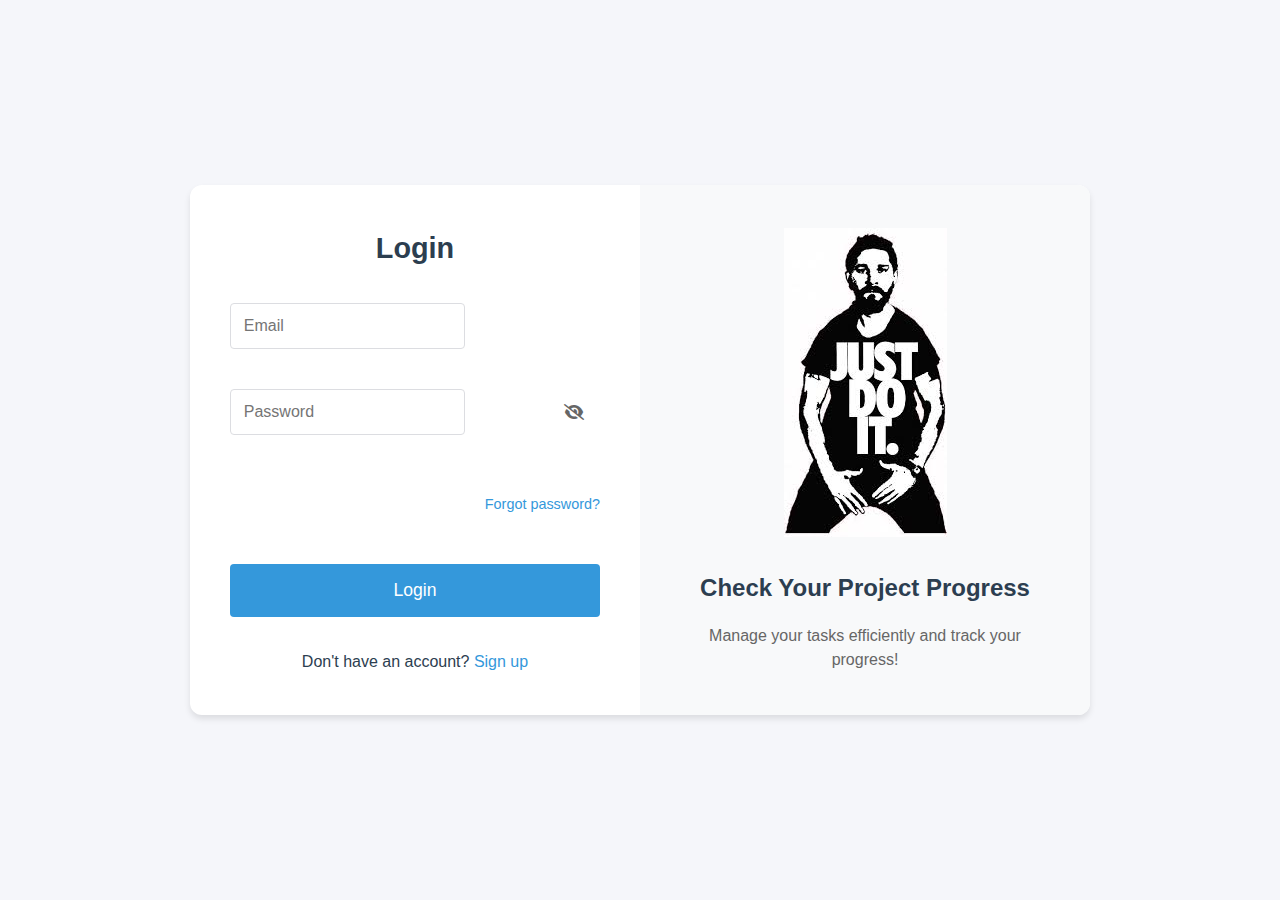
<file: index.html>
<!DOCTYPE html>
<html lang="en">
<head>
    <meta charset="UTF-8">
    <meta name="viewport" content="width=device-width, initial-scale=1.0">
    <title>Just Do It - Task Manager</title>
    <link rel="stylesheet" href="styles.css">
    <link rel="stylesheet" href="https://cdnjs.cloudflare.com/ajax/libs/font-awesome/6.0.0/css/all.min.css">
</head>
<body>
    <div class="container">
        <header>
            <h1>Just Do It</h1>
            <div class="auth-section">
                <button id="logoutBtn" class="logout-btn">Logout</button>
            </div>
        </header>
        
        <main>
            <div class="task-section">
                <div class="task-form" id="addTaskForm">
                    <h2>Add New Task</h2>
                    <form id="taskForm">
                        <input type="text" id="taskTitle" placeholder="Task Title" required>
                        <textarea id="taskDescription" placeholder="Task Description (optional)"></textarea>
                        <input type="datetime-local" id="taskDeadline" required>
                        <button type="submit">Add Task</button>
                    </form>
                </div>

                <div class="task-form" id="updateTaskForm" style="display: none;">
                    <h2>Update Task</h2>
                    <form id="editTaskForm">
                        <input type="text" id="editTaskTitle" placeholder="Task Title" required>
                        <textarea id="editTaskDescription" placeholder="Task Description (optional)"></textarea>
                        <input type="datetime-local" id="editTaskDeadline" required>
                        <div class="form-buttons">
                            <button type="submit">Update Task</button>
                            <button type="button" id="cancelEdit">Cancel</button>
                        </div>
                    </form>
                </div>

                <div class="task-lists">
                    <div class="today-tasks">
                        <h2>Today's Tasks</h2>
                        <div id="todayTasksList" class="tasks-container"></div>
                    </div>
                    
                    <div class="selected-day-tasks">
                        <h2>Selected Day Tasks</h2>
                        <div id="selectedDayTasksList" class="tasks-container"></div>
                    </div>

                    <div class="backlog-tasks">
                        <h2>Backlog (Postponed Tasks)</h2>
                        <div id="backlogTasksList" class="tasks-container"></div>
                    </div>
                </div>
            </div>

            <aside class="calendar-section">
                <div class="calendar">
                    <div class="calendar-header">
                        <h2 id="currentMonth">
                            <span id="prevMonth" class="nav-arrow">&lt;</span>
                            <span id="monthDisplay">JANUARY 2025</span>
                            <span id="nextMonth" class="nav-arrow">&gt;</span>
                        </h2>
                    </div>
                    <table class="calendar-grid">
                        <thead>
                            <tr>
                                <th class="weekday">SUN</th>
                                <th class="weekday">MON</th>
                                <th class="weekday">TUE</th>
                                <th class="weekday">WED</th>
                                <th class="weekday">THU</th>
                                <th class="weekday">FRI</th>
                                <th class="weekday">SAT</th>
                            </tr>
                        </thead>
                        <tbody id="calendarDays"></tbody>
                    </table>
                </div>
            </aside>
        </main>
    </div>
    <script src="auth.js"></script>
    <script src="app.js"></script>
</body>
</html>
</file>
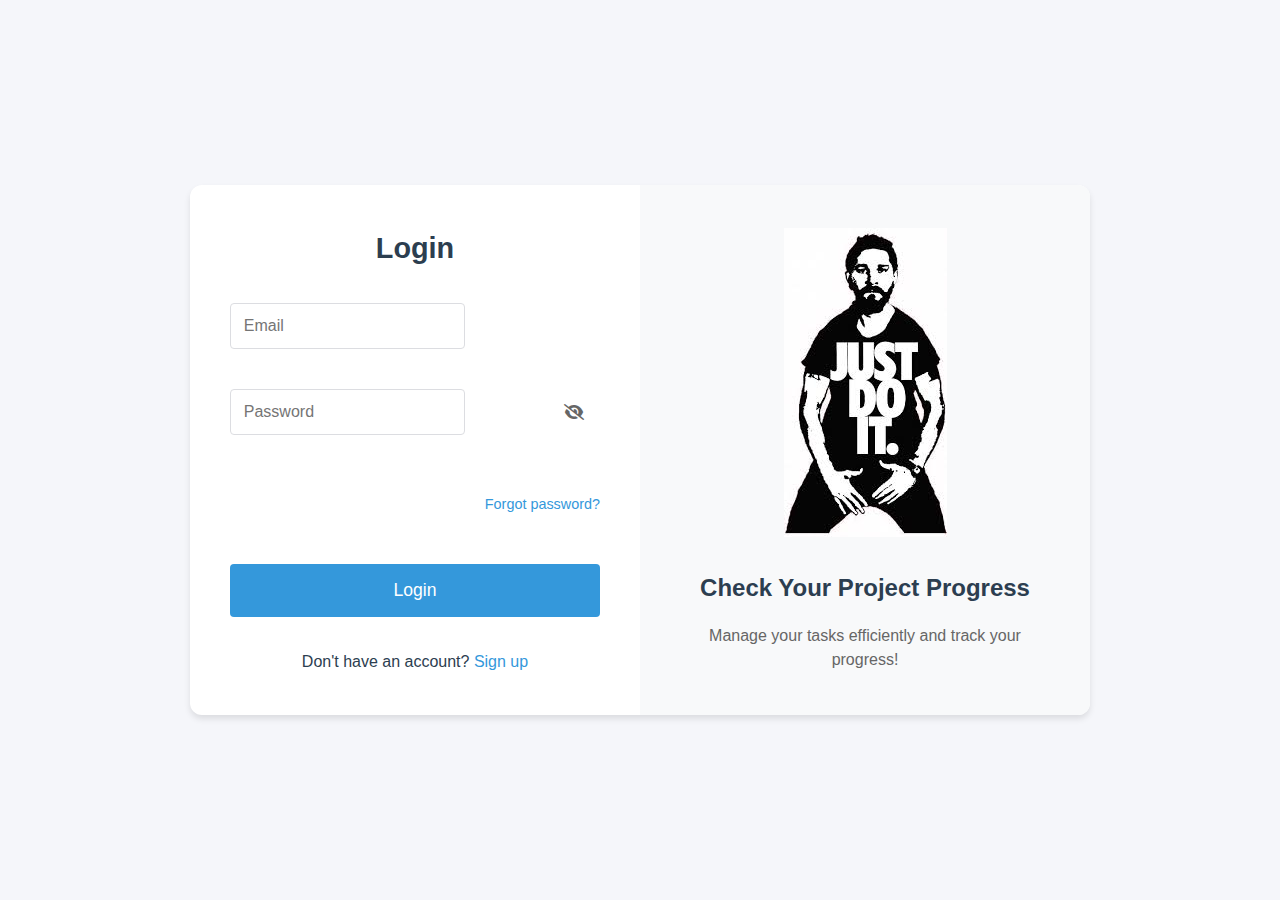
<file: login.html>
<!DOCTYPE html>
<html lang="en">
<head>
    <meta charset="UTF-8">
    <meta name="viewport" content="width=device-width, initial-scale=1.0">
    <title>Login - Just Do It</title>
    <link rel="stylesheet" href="styles.css">
    <link rel="stylesheet" href="https://cdnjs.cloudflare.com/ajax/libs/font-awesome/6.0.0/css/all.min.css">
</head>
<body>
    <div class="auth-container">
        <div class="auth-card">
            <div class="auth-form">
                <h2>Login</h2>
                <form id="loginForm">
                    <div class="form-group">
                        <input type="email" id="email" placeholder="Email" required>
                    </div>
                    <div class="form-group">
                        <div class="password-input">
                            <input type="password" id="password" placeholder="Password" required>
                            <i class="fas fa-eye-slash toggle-password"></i>
                        </div>
                    </div>
                    <div class="form-links">
                        <a href="#" class="forgot-password">Forgot password?</a>
                    </div>
                    <button type="submit" class="auth-button">Login</button>
                </form>
                <div class="auth-footer">
                    <p>Don't have an account? <a href="register.html">Sign up</a></p>
                </div>
            </div>
            <div class="auth-illustration">
                <img src="logo.jpeg" alt="Project Progress Illustration">
                <h3>Check Your Project Progress</h3>
                <p>Manage your tasks efficiently and track your progress!</p>
            </div>
        </div>
    </div>
    <script src="auth.js"></script>
</body>
</html>
</file>
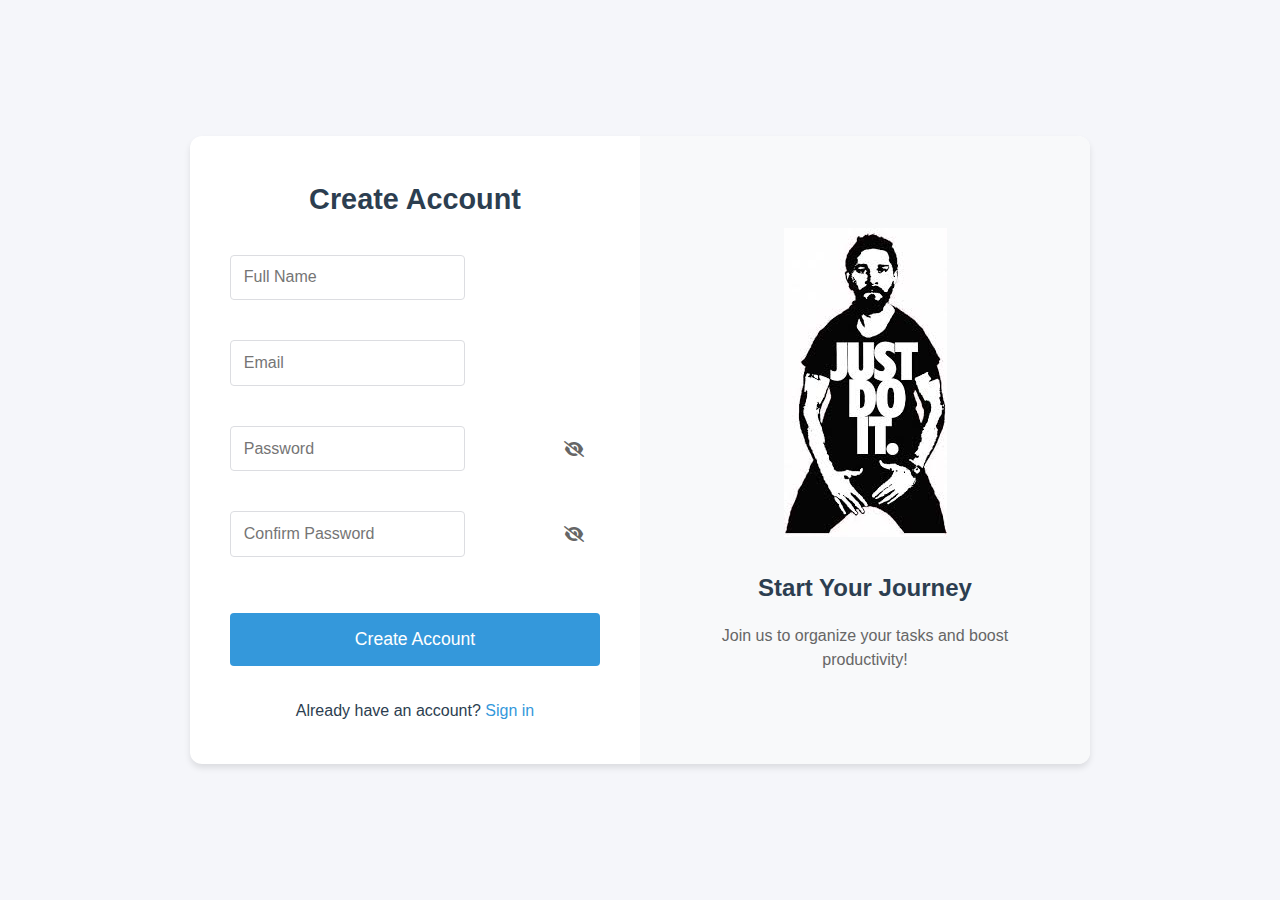
<file: register.html>
<!DOCTYPE html>
<html lang="en">
<head>
    <meta charset="UTF-8">
    <meta name="viewport" content="width=device-width, initial-scale=1.0">
    <title>Register - Just Do It</title>
    <link rel="stylesheet" href="styles.css">
    <link rel="stylesheet" href="https://cdnjs.cloudflare.com/ajax/libs/font-awesome/6.0.0/css/all.min.css">
</head>
<body>
    <div class="auth-container">
        <div class="auth-card">
            <div class="auth-form">
                <h2>Create Account</h2>
                <form id="registerForm">
                    <div class="form-group">
                        <input type="text" id="name" placeholder="Full Name" required>
                    </div>
                    <div class="form-group">
                        <input type="email" id="email" placeholder="Email" required>
                    </div>
                    <div class="form-group">
                        <div class="password-input">
                            <input type="password" id="password" placeholder="Password" required>
                            <i class="fas fa-eye-slash toggle-password"></i>
                        </div>
                    </div>
                    <div class="form-group">
                        <div class="password-input">
                            <input type="password" id="confirmPassword" placeholder="Confirm Password" required>
                            <i class="fas fa-eye-slash toggle-password"></i>
                        </div>
                    </div>
                    <button type="submit" class="auth-button">Create Account</button>
                </form>
                <div class="auth-footer">
                    <p>Already have an account? <a href="login.html">Sign in</a></p>
                </div>
            </div>
            <div class="auth-illustration">
                <img src="logo.jpeg" alt="Project Progress Illustration">
                <h3>Start Your Journey</h3>
                <p>Join us to organize your tasks and boost productivity!</p>
            </div>
        </div>
    </div>
    <script src="auth.js"></script>
</body>
</html>
</file>
<file: styles.css>
:root {
    --primary-color: #2c3e50;
    --secondary-color: #3498db;
    --danger-color: #e74c3c;
    --success-color: #2ecc71;
    --background-color: #f5f6fa;
    --text-color: #2c3e50;
    --border-color: #dcdde1;
}

* {
    margin: 0;
    padding: 0;
    box-sizing: border-box;
}

body {
    font-family: Arial, sans-serif;
    background-color: var(--background-color);
    color: var(--text-color);
    line-height: 1.6;
}

.container {
    max-width: 1200px;
    margin: 0 auto;
    padding: 20px;
}

header {
    text-align: center;
    margin-bottom: 2rem;
}

.auth-section {
    display: flex;
    justify-content: center;
    gap: 1rem;
    margin-top: 1rem;
}

.auth-section input {
    padding: 0.5rem;
    border: 1px solid #ccc;
    border-radius: 4px;
    width: 300px;
}

.auth-section button {
    padding: 0.5rem 1rem;
    background-color: #4CAF50;
    color: white;
    border: none;
    border-radius: 4px;
    cursor: pointer;
}

.logout-btn {
    padding: 0.5rem 1rem;
    background-color: var(--danger-color);
    color: white;
    border: none;
    border-radius: 4px;
    cursor: pointer;
    font-size: 0.9rem;
}

.logout-btn:hover {
    background-color: #c0392b;
}

header h1 {
    color: var(--primary-color);
    font-size: 2.5rem;
}

main {
    display: grid;
    grid-template-columns: 1fr 350px;
    gap: 2rem;
}

.task-form {
    background: white;
    padding: 1.5rem;
    border-radius: 8px;
    box-shadow: 0 2px 4px rgba(0,0,0,0.1);
    margin-bottom: 2rem;
}

.task-form h2 {
    margin-bottom: 1rem;
    color: var(--primary-color);
}

form {
    display: flex;
    flex-direction: column;
    gap: 1rem;
}

input, textarea {
    padding: 0.8rem;
    border: 1px solid var(--border-color);
    border-radius: 4px;
    font-size: 1rem;
}

textarea {
    min-height: 100px;
    resize: vertical;
}

button {
    padding: 0.8rem;
    background-color: var(--secondary-color);
    color: white;
    border: none;
    border-radius: 4px;
    cursor: pointer;
    font-size: 1rem;
    transition: background-color 0.3s;
}

button:hover {
    background-color: #2980b9;
}

.form-buttons {
    display: flex;
    gap: 1rem;
}

.form-buttons button[type="button"] {
    background-color: #95a5a6;
}

.form-buttons button[type="button"]:hover {
    background-color: #7f8c8d;
}

.task-lists > div {
    background: white;
    padding: 1.5rem;
    border-radius: 8px;
    box-shadow: 0 2px 4px rgba(0,0,0,0.1);
    margin-bottom: 1.5rem;
}

.task-lists h2 {
    color: var(--primary-color);
    margin-bottom: 1rem;
}

.tasks-container {
    display: flex;
    flex-direction: column;
    gap: 1rem;
}

@keyframes fadeIn {
    from { opacity: 0; transform: translateY(-10px); }
    to { opacity: 1; transform: translateY(0); }
}

@keyframes fadeOut {
    from { opacity: 1; transform: translateX(0); }
    to { opacity: 0; transform: translateX(-10px); }
}

.task-item {
    padding: 1rem;
    border: 1px solid var(--border-color);
    border-radius: 8px;
    background: #fff;
    margin-bottom: 0.5rem;
    display: flex;
    align-items: flex-start;
    gap: 1rem;
    transition: all 0.2s ease;
    animation: fadeIn 0.3s ease;
}

.task-item.completed .task-content {
    opacity: 0.6;
}

.task-item.completed .task-content h3 {
    text-decoration: line-through;
}

.task-item.completed .task-checkbox input[type="checkbox"] {
    accent-color: var(--success-color);
}

.task-item.completed .deadline {
    text-decoration: none !important;
}

.task-item:hover {
    box-shadow: 0 2px 8px rgba(0,0,0,0.1);
}

.task-item.overdue {
    border-color: var(--danger-color);
    background-color: rgba(231, 76, 60, 0.05);
}

.task-checkbox {
    margin-top: 0.25rem;
}

.task-content {
    flex: 1;
}

.task-content h3 {
    margin-bottom: 0.5rem;
    color: var(--primary-color);
    font-size: 1.1rem;
}

.task-content p {
    color: #666;
    font-size: 0.9rem;
    margin-bottom: 0.5rem;
    line-height: 1.4;
}

.task-content .deadline {
    color: #888;
    font-size: 0.8rem;
    display: flex;
    align-items: center;
    gap: 0.5rem;
}

.task-content .deadline i {
    color: var(--secondary-color);
}

.task-actions {
    display: flex;
    align-items: center;
    gap: 1rem;
}

.task-btn {
    background: none;
    border: none;
    padding: 0.5rem;
    color: #888;
    cursor: pointer;
    transition: color 0.2s;
}

.edit-btn:hover {
    color: var(--success-color);
}

.delete-btn:hover {
    color: var(--danger-color);
}

.edit-btn, .delete-btn {
    background: none;
    border: none;
    padding: 0.5rem;
    color: #888;
    cursor: pointer;
    transition: color 0.2s;
}

.task-checkbox input[type="checkbox"] {
    width: 18px;
    height: 18px;
    cursor: pointer;
}

.calendar-section {
    background: white;
    padding: 1rem;
    border-radius: 8px;
    box-shadow: 0 2px 4px rgba(0,0,0,0.1);
}

.calendar-header {
    display: flex;
    align-items: center;
    justify-content: center;
    gap: 1rem;
    margin-bottom: 1.5rem;
}

.calendar-header h2 {
    font-size: 1.5rem;
    font-weight: bold;
    text-transform: uppercase;
    margin: 0;
    display: flex;
    align-items: center;
    justify-content: center;
    gap: 1rem;
}

.nav-arrow {
    cursor: pointer;
    color: var(--secondary-color);
    user-select: none;
    transition: color 0.2s;
}

.nav-arrow:hover {
    color: var(--primary-color);
}

#monthDisplay {
    min-width: 200px;
    text-align: center;
}

.calendar-grid {
    display: table;
    width: 100%;
    border-collapse: collapse;
    table-layout: fixed;
}

.weekday {
    display: table-cell;
    text-align: center;
    font-weight: bold;
    padding: 0.5rem;
    border: 1px solid var(--border-color);
    background-color: #f8f9fa;
}

.calendar-days {
    display: table-row-group;
}

.calendar-week {
    display: table-row;
}

.calendar-day {
    display: table-cell;
    text-align: center;
    padding: 0.75rem 0.5rem;
    border: 1px solid var(--border-color);
    cursor: pointer;
    position: relative;
    height: 2.5rem;
}

.calendar-day:hover {
    background-color: #f0f0f0;
}

.calendar-day.other-month {
    color: #aaa;
}

.calendar-day.selected {
    background-color: var(--secondary-color);
    color: white;
}

.calendar-day.has-tasks::after {
    content: '';
    position: absolute;
    bottom: 3px;
    left: 50%;
    transform: translateX(-50%);
    width: 4px;
    height: 4px;
    border-radius: 50%;
    background-color: var(--success-color);
}

.calendar-day.today {
    font-weight: bold;
    color: var(--secondary-color);
}

/* Authentication Pages */
.auth-container {
    min-height: 100vh;
    display: flex;
    align-items: center;
    justify-content: center;
    padding: 2rem;
}

.auth-card {
    background: white;
    border-radius: 12px;
    box-shadow: 0 4px 6px rgba(0, 0, 0, 0.1);
    display: flex;
    max-width: 900px;
    width: 100%;
    overflow: hidden;
}

.auth-form {
    flex: 1;
    padding: 2.5rem;
}

.auth-form h2 {
    color: var(--primary-color);
    font-size: 1.8rem;
    margin-bottom: 2rem;
    text-align: center;
}

.form-group {
    margin-bottom: 1.5rem;
}

.password-input {
    position: relative;
}

.toggle-password {
    position: absolute;
    right: 1rem;
    top: 50%;
    transform: translateY(-50%);
    cursor: pointer;
    color: #666;
}

.auth-button {
    width: 100%;
    padding: 1rem;
    margin-top: 1rem;
    font-size: 1.1rem;
}

.form-links {
    text-align: right;
    margin: 1rem 0;
}

.forgot-password {
    color: var(--secondary-color);
    text-decoration: none;
    font-size: 0.9rem;
}

.forgot-password:hover {
    text-decoration: underline;
}

.auth-footer {
    text-align: center;
    margin-top: 2rem;
}

.auth-footer a {
    color: var(--secondary-color);
    text-decoration: none;
}

.auth-footer a:hover {
    text-decoration: underline;
}

.auth-illustration {
    flex: 1;
    background-color: #f8f9fa;
    padding: 2.5rem;
    display: flex;
    flex-direction: column;
    align-items: center;
    justify-content: center;
    text-align: center;
}

.auth-illustration img {
    max-width: 80%;
    height: auto;
    margin-bottom: 2rem;
}

.auth-illustration h3 {
    color: var(--primary-color);
    margin-bottom: 1rem;
    font-size: 1.5rem;
}

.auth-illustration p {
    color: #666;
    font-size: 1rem;
    line-height: 1.5;
}

/* Responsive Design */
@media (max-width: 768px) {
    main {
        grid-template-columns: 1fr;
    }

    .container {
        padding: 10px;
    }

    header h1 {
        font-size: 2rem;
    }

    .task-form, .task-lists > div, .calendar-section {
        padding: 1rem;
    }

    input, textarea, button {
        padding: 0.6rem;
    }

    /* Auth pages responsive styles */
    .auth-card {
        flex-direction: column;
        max-width: 100%;
        margin: 1rem;
    }

    .auth-form {
        padding: 1.5rem;
    }

    .auth-illustration {
        padding: 1.5rem;
    }

    .auth-illustration img {
        max-width: 60%;
    }

    .auth-form h2 {
        font-size: 1.5rem;
        margin-bottom: 1.5rem;
    }

    .form-group {
        margin-bottom: 1rem;
    }

    .auth-button {
        padding: 0.8rem;
    }
}

@media (max-width: 480px) {
    header h1 {
        font-size: 1.5rem;
    }

    .calendar-grid {
        gap: 0.25rem;
    }

    .weekday, .calendar-day {
        padding: 0.25rem;
        font-size: 0.9rem;
    }

    /* Auth pages mobile styles */
    .auth-container {
        padding: 1rem;
    }

    .auth-card {
        margin: 0;
        border-radius: 0;
        min-height: 100vh;
    }

    .auth-form {
        padding: 1rem;
    }

    .auth-illustration {
        padding: 1rem;
    }

    .auth-illustration img {
        max-width: 80%;
    }

    .auth-illustration h3 {
        font-size: 1.2rem;
    }

    .auth-illustration p {
        font-size: 0.9rem;
    }

    .form-links {
        margin: 0.5rem 0;
    }

    .auth-footer {
        margin-top: 1.5rem;
    }
}
</file>
